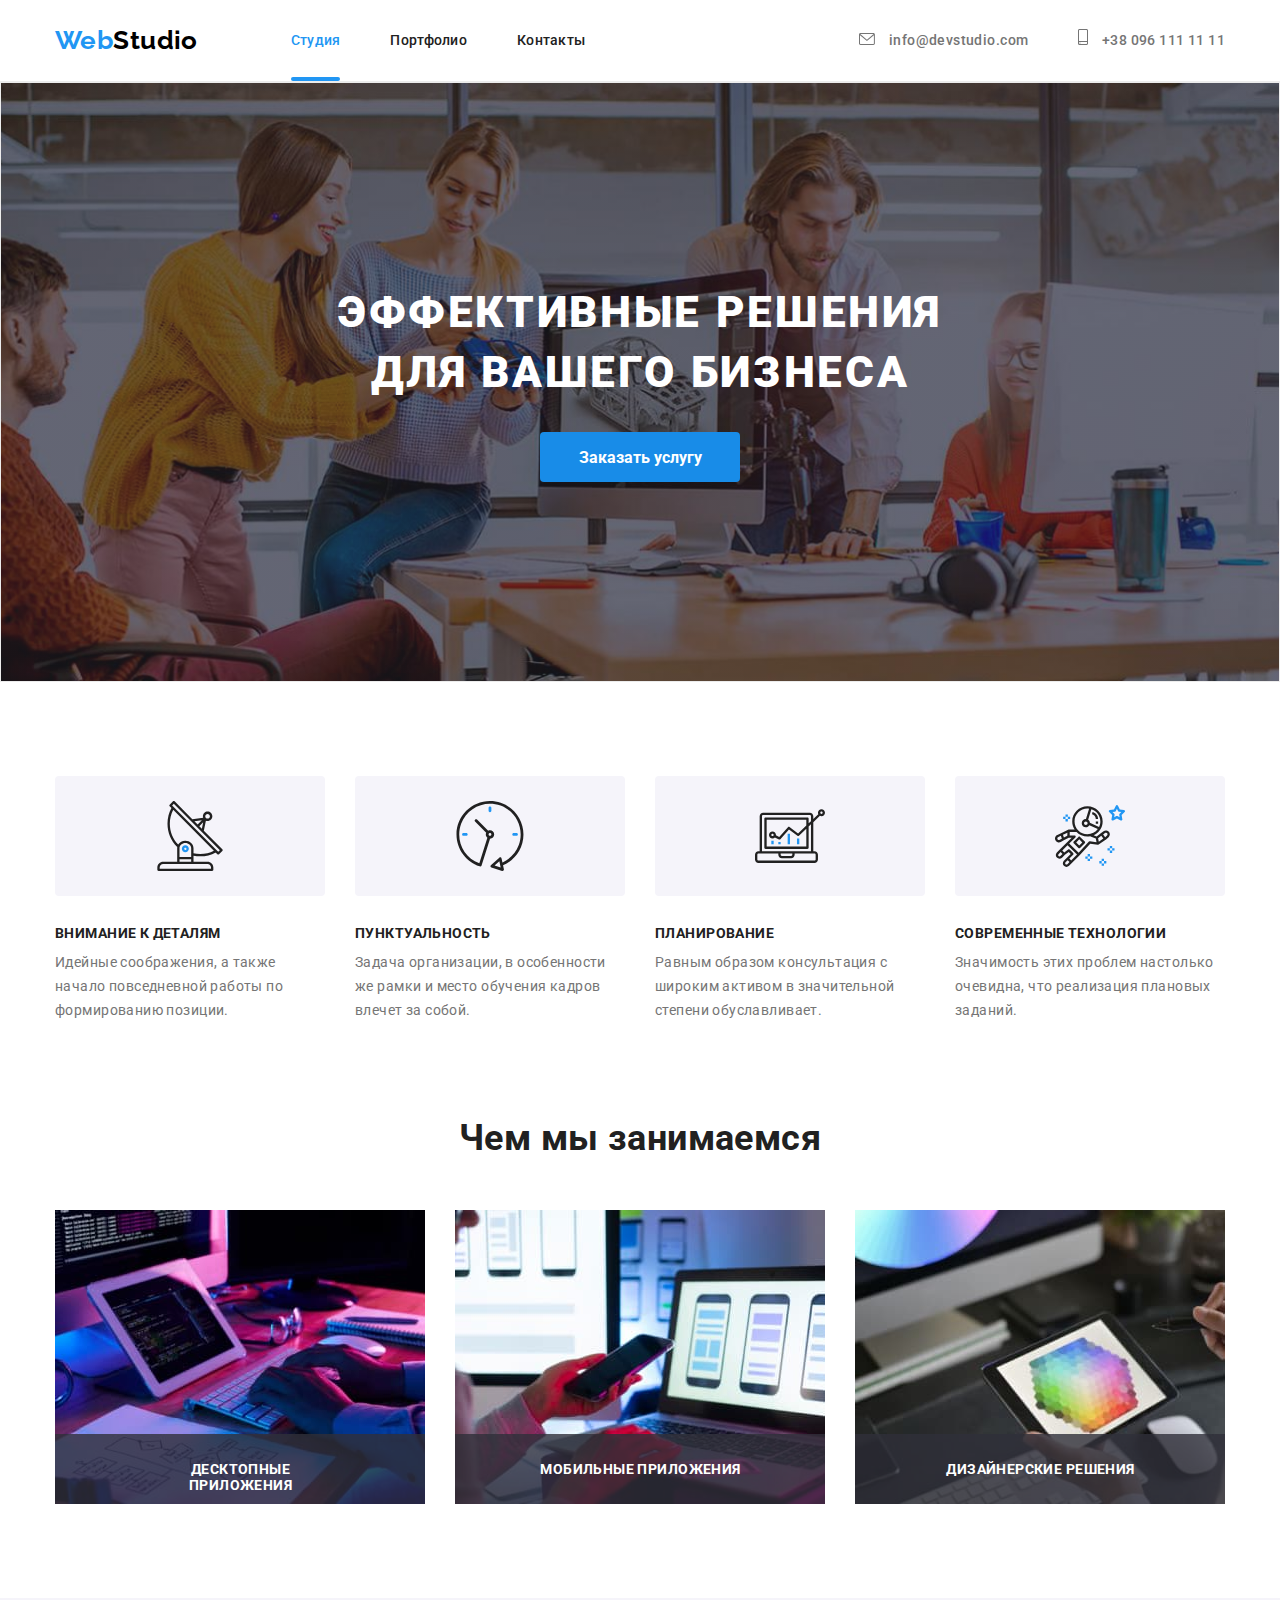
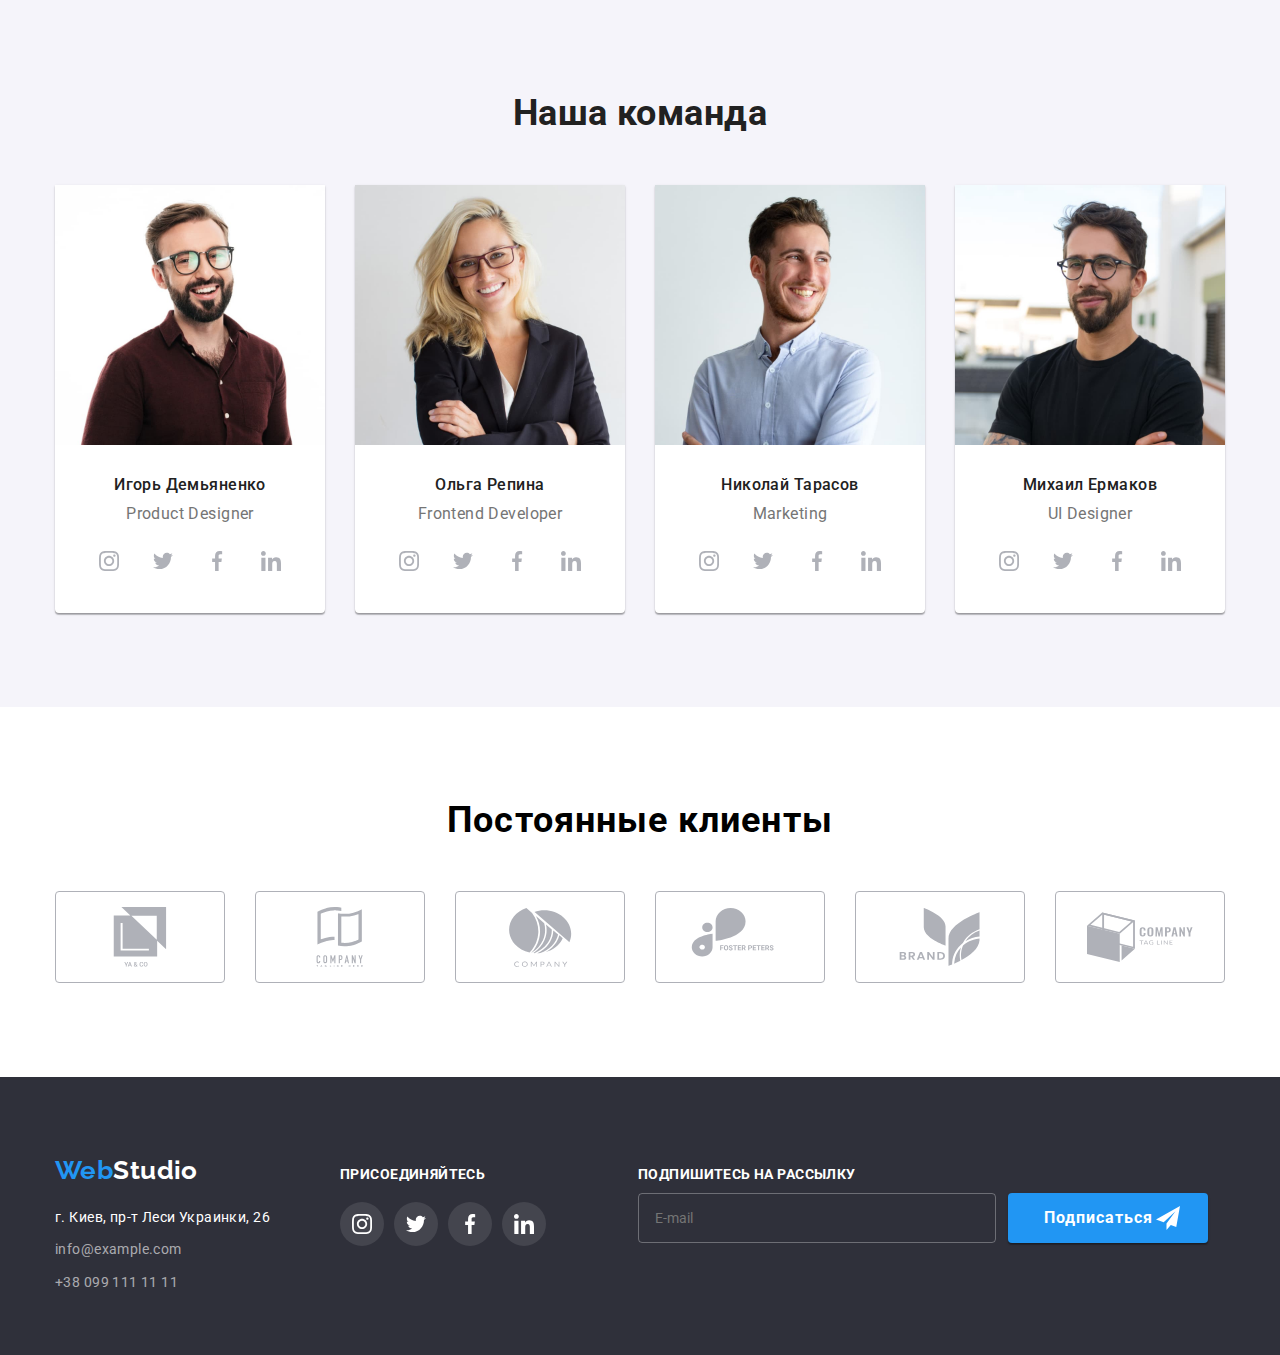
<file: index.html>
<!DOCTYPE html>
<html lang="ru">
  <head>
    <meta charset="UTF-8" />
    <meta http-equiv="X-UA-Compatible" content="IE=edge" />
    <meta name="viewport" content="width=device-width, initial-scale=1.0" />
    <title>WebStudio</title>
    <link href="https://fonts.googleapis.com" rel="preconnect" />
    <link href="https://fonts.gstatic.com" rel="preconnect" crossorigin />
    <link
      href="https://fonts.googleapis.com/css2?family=Raleway:wght@700&family=Roboto:wght@400;500;700;900&display=swap"
      rel="stylesheet"
    />
    <link
      rel="stylesheet"
      href="https://cdnjs.cloudflare.com/ajax/libs/modern-normalize/1.1.0/modern-normalize.min.css"
    />
    <link rel="stylesheet" href="./css/styles.css" />
  </head>
  <body class="body">
    <header class="header">
      <div class="container header-container">
        <nav class="header-navigation">
          <a href="./index.html" class="logo"
            ><span class="web">Web</span>Studio</a
          >
          <ul class="header-list list">
            <li class="header-item">
              <a href="./index.html" class="header-link current">Студия</a>
            </li>
            <li class="header-item">
              <a href="./portfolio.html" class="header-link">Портфолио</a>
            </li>
            <li class="header-item">
              <a href="" class="header-link">Контакты</a>
            </li>
          </ul>
        </nav>
        <ul class="header-contacts list">
          <li class="header-contacts-item">
            <a href="mailto:info@devstudio.com" class="header-contacts-link">
              <svg class="header-contacts-icon" width="16" height="12">
                <use href="./images-studio/icons.svg#icon-mail"></use>
              </svg>
              info@devstudio.com</a
            >
          </li>
          <li class="header-contacts-item">
            <a href="tel:+380961111111" class="header-contacts-link">
              <svg class="header-contacts-icon" width="10" height="16">
                <use href="./images-studio/icons.svg#icon-smartphone"></use>
              </svg>
              +38 096 111 11 11</a
            >
          </li>
        </ul>
      </div>
    </header>

    <main>
      <section class="hero section">
        <div class="container hero-container">
          <h1 class="hero-title">
            Эффективные решения <br />
            для вашего бизнеса
          </h1>
          <button type="button" class="hero-button" data-modal-open>
            Заказать услугу
          </button>
        </div>
      </section>
      <section class="feature section">
        <div class="container feature-container">
          <ul class="feature-list list">
            <li class="feature-item">
              <div class="feature-box">
                <svg class="feature-icon">
                  <use href="./images-studio/icons.svg#icon-antenna"></use>
                </svg>
              </div>
              <h3 class="feature-title">Внимание к деталям</h3>
              <p class="feature-text">
                Идейные соображения, а также начало повседневной работы по
                формированию позиции.
              </p>
            </li>
            <li class="feature-item">
              <div class="feature-box">
                <svg class="feature-icon">
                  <use href="./images-studio/icons.svg#icon-clock"></use>
                </svg>
              </div>
              <h3 class="feature-title">Пунктуальность</h3>
              <p class="feature-text">
                Задача организации, в особенности же рамки и место обучения
                кадров влечет за собой.
              </p>
            </li>
            <li class="feature-item">
              <div class="feature-box">
                <svg class="feature-icon">
                  <use href="./images-studio/icons.svg#icon-diagram"></use>
                </svg>
              </div>
              <h3 class="feature-title">Планирование</h3>
              <p class="feature-text">
                Равным образом консультация с широким активом в значительной
                степени обуславливает.
              </p>
            </li>
            <li class="feature-item">
              <div class="feature-box">
                <svg class="feature-icon">
                  <use href="./images-studio/icons.svg#icon-astronaut"></use>
                </svg>
              </div>
              <h3 class="feature-title">Современные технологии</h3>
              <p class="feature-text">
                Значимость этих проблем настолько очевидна, что реализация
                плановых заданий.
              </p>
            </li>
          </ul>
        </div>
      </section>
      <section class="work section">
        <div class="container work-container">
          <h2 class="work-title">Чем мы занимаемся</h2>
          <ul class="work-list list">
            <li class="work-item">
              <img
                src="./images-studio/photo1.jpg"
                alt="белый планшет"
                width="370"
                height="294"
              />
              <div class="work-mission">
                <h3 class="work-mission-title">Десктопные приложения</h3>
              </div>
            </li>
            <li class="work-item">
              <img
                src="./images-studio/photo2.jpg"
                alt="смартфон"
                width="370"
                height="294"
              />
              <div class="work-mission">
                <h3 class="work-mission-title">Мобильные приложения</h3>
              </div>
            </li>
            <li class="work-item">
              <img
                src="./images-studio/photo3.jpg"
                alt="черный планшет"
                width="370"
                height="294"
              />
              <div class="work-mission">
                <h3 class="work-mission-title">Дизайнерские решения</h3>
              </div>
            </li>
          </ul>
        </div>
      </section>
      <section class="team section">
        <div class="container team-container">
          <h2 class="team-title">Наша команда</h2>
          <ul class="team-list list">
            <li class="team-item">
              <img
                src="./images-studio/human1.jpg"
                alt="дизайнер продукта"
                width="270"
                height="260"
              />
              <div class="team-wrap">
                <h3 class="team-list-title">Игорь Демьяненко</h3>
                <p class="team-list-position">Product Designer</p>
                <ul class="team-social-list list">
                  <li class="team-social-item">
                    <a href="" class="team-social-link">
                      <svg class="team-social-icon" width="20" height="20">
                        <use
                          href="./images-studio/icons.svg#icon-instagram"
                        ></use>
                      </svg>
                    </a>
                  </li>
                  <li class="team-social-item">
                    <a href="" class="team-social-link">
                      <svg class="team-social-icon" width="20" height="20">
                        <use
                          href="./images-studio/icons.svg#icon-twitter"
                        ></use>
                      </svg>
                    </a>
                  </li>
                  <li class="team-social-item">
                    <a href="" class="team-social-link">
                      <svg class="team-social-icon" width="20" height="20">
                        <use
                          href="./images-studio/icons.svg#icon-facebook"
                        ></use>
                      </svg>
                    </a>
                  </li>
                  <li class="team-social-item">
                    <a href="" class="team-social-link">
                      <svg class="team-social-icon" width="20" height="20">
                        <use
                          href="./images-studio/icons.svg#icon-linkedin"
                        ></use>
                      </svg>
                    </a>
                  </li>
                </ul>
              </div>
            </li>
            <li class="team-item">
              <img
                src="./images-studio/human2.jpg"
                alt="фронтенд разработчик"
                width="270"
                height="260"
              />
              <div class="team-wrap">
                <h3 class="team-list-title">Ольга Репина</h3>
                <p class="team-list-position">Frontend Developer</p>
                <ul class="team-social-list list">
                  <li class="team-social-item">
                    <a href="" class="team-social-link">
                      <svg class="team-social-icon" width="20" height="20">
                        <use
                          href="./images-studio/icons.svg#icon-instagram"
                        ></use>
                      </svg>
                    </a>
                  </li>
                  <li class="team-social-item">
                    <a href="" class="team-social-link">
                      <svg class="team-social-icon" width="20" height="20">
                        <use
                          href="./images-studio/icons.svg#icon-twitter"
                        ></use>
                      </svg>
                    </a>
                  </li>
                  <li class="team-social-item">
                    <a href="" class="team-social-link">
                      <svg class="team-social-icon" width="20" height="20">
                        <use
                          href="./images-studio/icons.svg#icon-facebook"
                        ></use>
                      </svg>
                    </a>
                  </li>
                  <li class="team-social-item">
                    <a href="" class="team-social-link">
                      <svg class="team-social-icon" width="20" height="20">
                        <use
                          href="./images-studio/icons.svg#icon-linkedin"
                        ></use>
                      </svg>
                    </a>
                  </li>
                </ul>
              </div>
            </li>
            <li class="team-item">
              <img
                src="./images-studio/human3.jpg"
                alt="маркетинг"
                width="270"
                height="260"
              />
              <div class="team-wrap">
                <h3 class="team-list-title">Николай Тарасов</h3>
                <p class="team-list-position">Marketing</p>
                <ul class="team-social-list list">
                  <li class="team-social-item">
                    <a href="" class="team-social-link">
                      <svg class="team-social-icon" width="20" height="20">
                        <use
                          href="./images-studio/icons.svg#icon-instagram"
                        ></use>
                      </svg>
                    </a>
                  </li>
                  <li class="team-social-item">
                    <a href="" class="team-social-link">
                      <svg class="team-social-icon" width="20" height="20">
                        <use
                          href="./images-studio/icons.svg#icon-twitter"
                        ></use>
                      </svg>
                    </a>
                  </li>
                  <li class="team-social-item">
                    <a href="" class="team-social-link">
                      <svg class="team-social-icon" width="20" height="20">
                        <use
                          href="./images-studio/icons.svg#icon-facebook"
                        ></use>
                      </svg>
                    </a>
                  </li>
                  <li class="team-social-item">
                    <a href="" class="team-social-link">
                      <svg class="team-social-icon" width="20" height="20">
                        <use
                          href="./images-studio/icons.svg#icon-linkedin"
                        ></use>
                      </svg>
                    </a>
                  </li>
                </ul>
              </div>
            </li>
            <li class="team-item">
              <img
                src="./images-studio/human4.jpg"
                alt="уи дизайнер"
                width="270"
                height="260"
              />
              <div class="team-wrap">
                <h3 class="team-list-title">Михаил Ермаков</h3>
                <p class="team-list-position">UI Designer</p>
                <ul class="team-social-list list">
                  <li class="team-social-item">
                    <a href="" class="team-social-link">
                      <svg class="team-social-icon" width="20" height="20">
                        <use
                          href="./images-studio/icons.svg#icon-instagram"
                        ></use>
                      </svg>
                    </a>
                  </li>
                  <li class="team-social-item">
                    <a href="" class="team-social-link">
                      <svg class="team-social-icon" width="20" height="20">
                        <use
                          href="./images-studio/icons.svg#icon-twitter"
                        ></use>
                      </svg>
                    </a>
                  </li>
                  <li class="team-social-item">
                    <a href="" class="team-social-link">
                      <svg class="team-social-icon" width="20" height="20">
                        <use
                          href="./images-studio/icons.svg#icon-facebook"
                        ></use>
                      </svg>
                    </a>
                  </li>
                  <li class="team-social-item">
                    <a href="" class="team-social-link">
                      <svg class="team-social-icon" width="20" height="20">
                        <use
                          href="./images-studio/icons.svg#icon-linkedin"
                        ></use>
                      </svg>
                    </a>
                  </li>
                </ul>
              </div>
            </li>
          </ul>
        </div>
      </section>
      <section class="clients section">
        <div class="container clients-container">
          <h2 class="clients-title">Постоянные клиенты</h2>
          <ul class="clients list">
            <li class="clients-item">
              <a href="" class="clients-link">
                <svg class="clients-icon" width="106" height="60">
                  <use href="./images-studio/icons.svg#icon-group1"></use>
                </svg>
              </a>
            </li>
            <li class="clients-item">
              <a href="" class="clients-link">
                <svg class="clients-icon" width="106" height="60">
                  <use href="./images-studio/icons.svg#icon-group2"></use>
                </svg>
              </a>
            </li>
            <li class="clients-item">
              <a href="" class="clients-link">
                <svg class="clients-icon" width="106" height="60">
                  <use href="./images-studio/icons.svg#icon-group3"></use>
                </svg>
              </a>
            </li>
            <li class="clients-item">
              <a href="" class="clients-link">
                <svg class="clients-icon" width="106" height="60">
                  <use href="./images-studio/icons.svg#icon-group4"></use>
                </svg>
              </a>
            </li>
            <li class="clients-item">
              <a href="" class="clients-link">
                <svg class="clients-icon" width="106" height="60">
                  <use href="./images-studio/icons.svg#icon-group5"></use>
                </svg>
              </a>
            </li>
            <li class="clients-item">
              <a href="" class="clients-link">
                <svg class="clients-icon" width="106" height="60">
                  <use href="./images-studio/icons.svg#icon-group6"></use>
                </svg>
              </a>
            </li>
          </ul>
        </div>
      </section>
    </main>

    <footer class="footer">
      <div class="container footer-container">
        <div>
          <a href="./index.html" class="logo"
            ><span class="web">Web</span>Studio</a
          >
          <address class="footer-nav">
            <p class="footer-address">г. Киев, пр-т Леси Украинки, 26</p>
            <a href="mailto:info@example.com" class="footer-link"
              >info@example.com</a
            >
            <a href="tel:+380991111111" class="footer-link"
              >+38 099 111 11 11</a
            >
          </address>
        </div>
        <div class="footer-social-networks">
          <p class="social-networks-title">Присоединяйтесь</p>
          <ul class="social-networks-list list">
            <li class="social-networks-item">
              <a href="" class="social-networks-link">
                <svg class="social-networks-icon" width="20" height="20">
                  <use href="./images-studio/icons.svg#icon-instagram"></use>
                </svg>
              </a>
            </li>
            <li class="social-networks-item">
              <a href="" class="social-networks-link">
                <svg class="social-networks-icon" width="20" height="20">
                  <use href="./images-studio/icons.svg#icon-twitter"></use>
                </svg>
              </a>
            </li>
            <li class="social-networks-item">
              <a href="" class="social-networks-link">
                <svg class="social-networks-icon" width="20" height="20">
                  <use href="./images-studio/icons.svg#icon-facebook"></use>
                </svg>
              </a>
            </li>
            <li class="social-networks-item">
              <a href="" class="social-networks-link">
                <svg class="social-networks-icon" width="20" height="20">
                  <use href="./images-studio/icons.svg#icon-linkedin"></use>
                </svg>
              </a>
            </li>
          </ul>
        </div>
        <div class="footer-join-container">
          <h3>Подпишитесь на рассылку</h3>
          <div class="footer-join">
            <label class="footer-label">
              <input
                class="footer-join-input"
                type="email"
                name="userEmail"
                placeholder="E-mail"
                required
              />
            </label>
            <button class="footer-join-button button" type="submit">
              Подписаться
            </button>
            <svg class="footer-join-icon" width="24" height="24">
              <use href="./images-studio/icons.svg#icon-send"></use>
            </svg>
          </div>
        </div>
      </div>
    </footer>

    <div class="backdrop is-hidden" data-modal>
      <div class="modal">
        <button class="modal-close-btn" type="button" data-modal-close>
          <svg class="modal-close-icon" width="18" height="18">
            <use href="./images-studio/icons.svg#icon-close-button"></use>
          </svg>
        </button>
        <p class="modal-title">Оставьте свои данные, мы вам перезвоним</p>
        <form
          class="modal-form"
          action="#"
          name="signupForm"
          autocomplete="on"
          novalidate
        >
          <div class="modal-field">
            <label class="modal-label" for="userTel">Имя</label>
            <div class="input-wrap">
              <input
                class="modal-input"
                type="text"
                name="userName"
                id="user_password"
              />
              <svg class="input-icon" width="18" height="18">
                <use href="./images-studio/icons.svg#icon-person-modal"></use>
              </svg>
            </div>
          </div>
          <div class="modal-field">
            <label class="modal-label" for="userTel">Телефон</label>
            <div class="input-wrap">
              <input
                class="modal-input"
                name="userTel"
                id="userTel"
                title="+38(098)999-88-88"
              />
              <svg class="input-icon" width="18" height="18">
                <use href="./images-studio/icons.svg#icon-phone-modal"></use>
              </svg>
            </div>
          </div>
          <div class="modal-field">
            <label class="modal-label" for="userEmail">Почта</label>
            <div class="input-wrap">
              <input
                class="modal-input"
                type="email"
                name="userEmail"
                id="userEmail"
              />
              <svg class="input-icon" width="18" height="18">
                <use href="./images-studio/icons.svg#icon-email-modal"></use>
              </svg>
            </div>
          </div>
          <div class="modal-field">
            <label class="modal-label" for="userText">Комментарий</label>
            <textarea
              class="modal-text"
              name="userText"
              id="userText"
              placeholder="Введите текст"
            ></textarea>
          </div>
          <div class="modal-policy">
            <input
              class="modal-check visually-hidden"
              type="checkbox"
              name="policy"
              id="policy"
            />
            <label class="check-text" for="policy">
              <span
                ><svg class="icon-check" width="16" height="15">
                  <use href="./images-studio/icons.svg#icon-check"></use>
                </svg> </span
              >Соглашаюсь с рассылкой и принимаю &nbsp
              <a class="check-link" href="">Условия договора</a>
            </label>
          </div>
          <button class="submit-btn" type="submit">Отправить</button>
        </form>
      </div>
    </div>
    <script src="./js/modal.js"></script>
  </body>
</html>
</file>
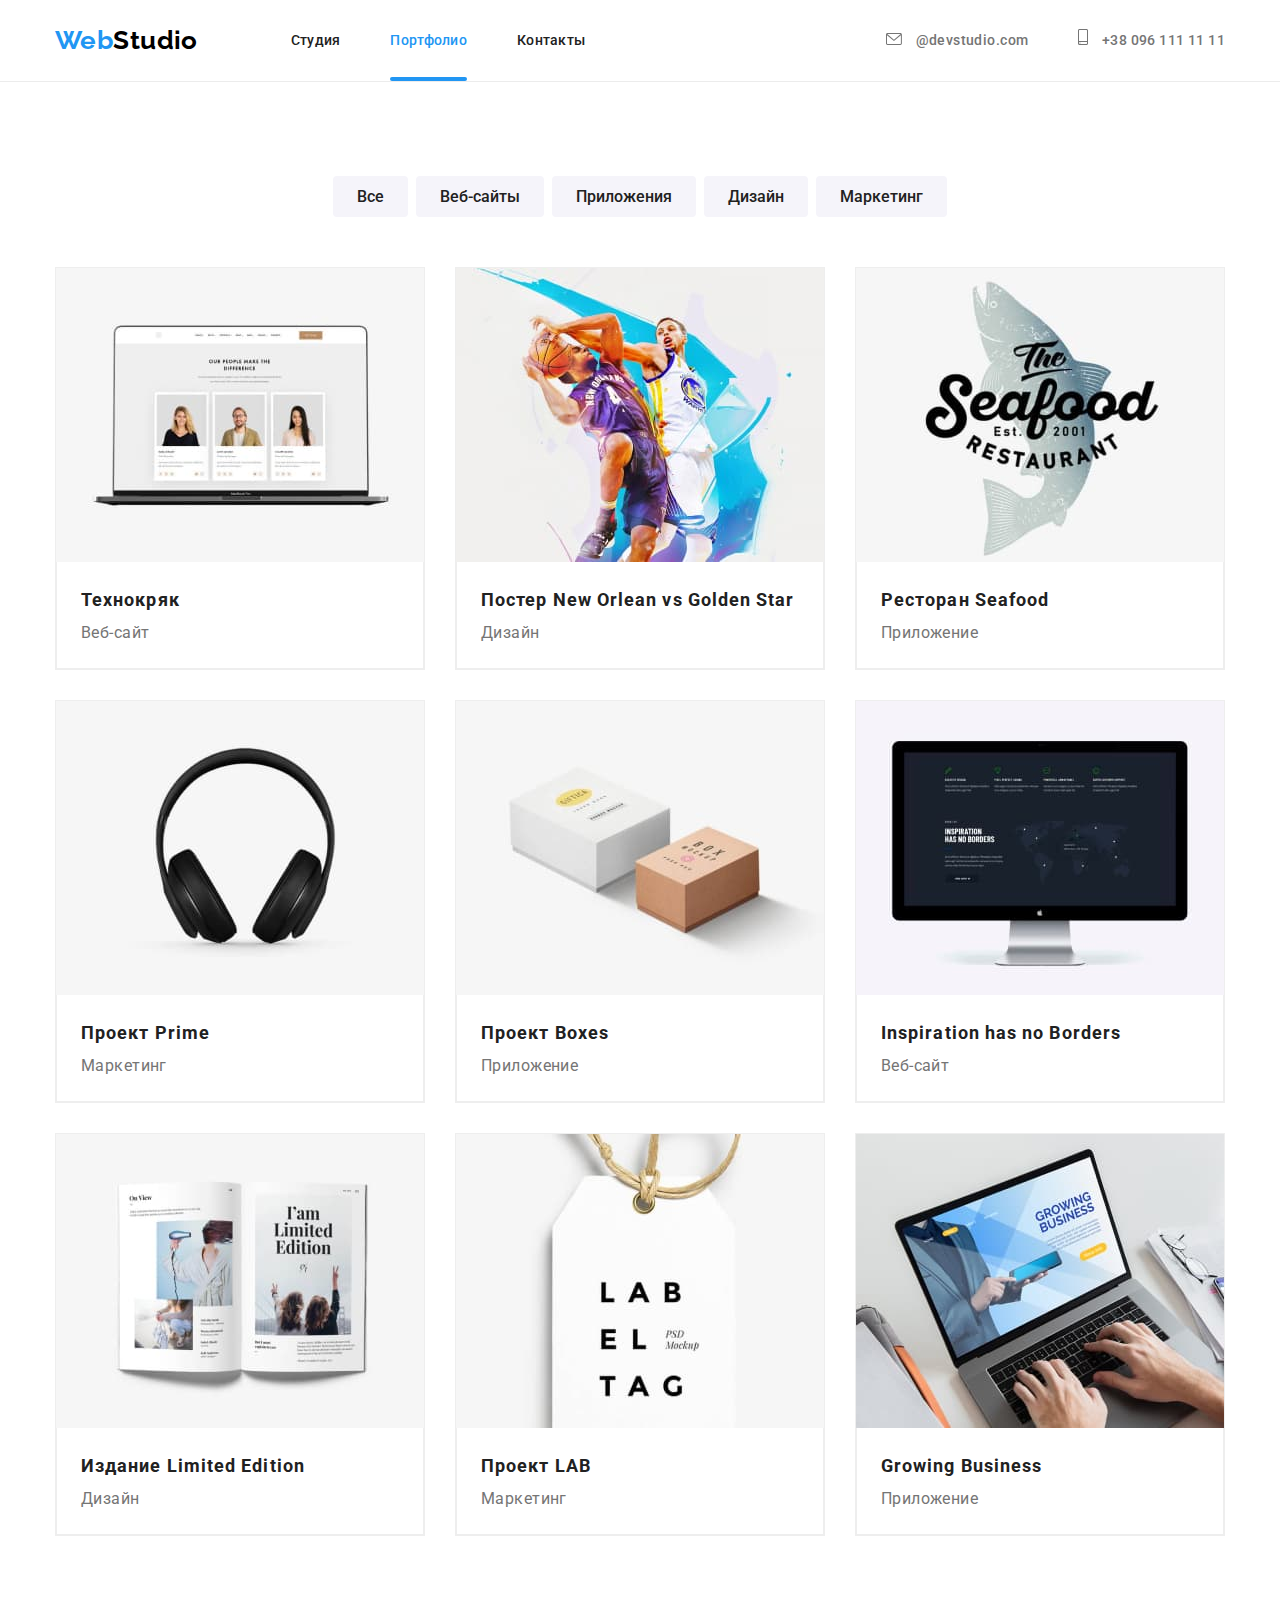
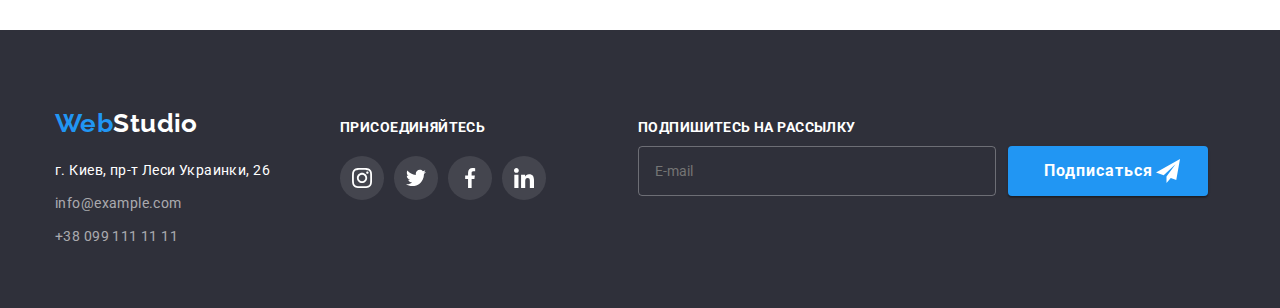
<file: portfolio.html>
<!DOCTYPE html>
<html lang="ru">
  <head>
    <meta charset="UTF-8" />
    <meta http-equiv="X-UA-Compatible" content="IE=edge" />
    <meta name="viewport" content="width=device-width, initial-scale=1.0" />
    <title>WebStudio - Portfolio</title>
    <link href="https://fonts.googleapis.com" rel="preconnect" />
    <link href="https://fonts.gstatic.com" rel="preconnect" crossorigin />
    <link
      href="https://fonts.googleapis.com/css2?family=Raleway:wght@700&family=Roboto:wght@400;500;700;900&display=swap"
      rel="stylesheet"
    />
    <link
      rel="stylesheet"
      href="https://cdnjs.cloudflare.com/ajax/libs/modern-normalize/1.1.0/modern-normalize.min.css"
    />
    <link rel="stylesheet" href="./css/styles.css" />
  </head>
  <body>
    <header class="header">
      <div class="container header-container">
        <nav class="header-navigation">
          <a href="./index.html" class="logo"
            ><span class="web">Web</span>Studio</a
          >
          <ul class="header-list list">
            <li class="header-item">
              <a href="./index.html" class="header-link">Студия</a>
            </li>
            <li class="header-item">
              <a href="./portfolio.html" class="header-link current"
                >Портфолио</a
              >
            </li>
            <li class="header-item">
              <a href="" class="header-link">Контакты</a>
            </li>
          </ul>
        </nav>
        <ul class="header-contacts list">
          <li class="header-contacts-item">
            <a href="mailto:info@devstudio.com" class="header-contacts-link">
              <svg class="header-contacts-icon" width="16" height="12">
                <use href="./images-studio/icons.svg#icon-mail"></use>
              </svg>
              @devstudio.com</a
            >
          </li>
          <li class="header-contacts-item">
            <a href="tel:+380961111111" class="header-contacts-link">
              <svg class="header-contacts-icon" width="10" height="16">
                <use href="./images-studio/icons.svg#icon-smartphone"></use>
              </svg>
              +38 096 111 11 11</a
            >
          </li>
        </ul>
      </div>
    </header>

    <main>
      <section class="menu section">
        <div class="gallery container">
          <ul class="gallery-menu list">
            <li class="gallery-item">
              <button type="button" class="gallery-button">Все</button>
            </li>
            <li class="gallery-item">
              <button type="button" class="gallery-button">Веб-сайты</button>
            </li>
            <li class="gallery-item">
              <button type="button" class="gallery-button">Приложения</button>
            </li>
            <li class="gallery-item">
              <button type="button" class="gallery-button">Дизайн</button>
            </li>
            <li class="gallery-item">
              <button type="button" class="gallery-button">Маркетинг</button>
            </li>
          </ul>
        </div>
        <div class="container projects-container">
          <ul class="projects-list list">
            <li class="projects-item">
              <article class="projects-card">
                <div class="projects-thumb">
                  <img
                    src="./images-porfolio/portfolio1.jpg"
                    alt="Технокряк"
                    width="370"
                    height="294"
                  />
                  <div class="projects-modal">
                    <p>
                      Технокряк это современная площадка распространения
                      коронавируса. Компании используют эту платформу для
                      цифрового шпионажа и атак на защищённые сервера
                      конкурентов.
                    </p>
                  </div>
                </div>
                <div class="projects-wrap">
                  <h2 class="projects-name">Технокряк</h2>
                  <p class="projects-info">Веб-сайт</p>
                </div>
              </article>
            </li>
            <li class="projects-item">
              <article class="projects-card">
                <div class="projects-thumb">
                  <img
                    src="./images-porfolio/portfolio2.jpg"
                    alt="Постер"
                    width="370"
                    height="294"
                  />
                  <div class="projects-modal">
                    <p>
                      Lorem ipsum dolor sit amet consectetur, adipisicing elit.
                      Tempora ducimus non voluptate distinctio! Repellendus qui
                      nesciunt suscipit aliquid?
                    </p>
                  </div>
                </div>
                <div class="projects-wrap">
                  <h2 class="projects-name">
                    Постер New Orlean vs Golden Star
                  </h2>
                  <p class="projects-info">Дизайн</p>
                </div>
              </article>
            </li>
            <li class="projects-item">
              <article class="projects-card">
                <div class="projects-thumb">
                  <img
                    src="./images-porfolio/portfolio3.jpg"
                    alt="Ресторан"
                    width="370"
                    height="294"
                  />
                  <div class="projects-modal">
                    <p>
                      Lorem ipsum dolor sit amet consectetur, adipisicing elit.
                      Tempora ducimus non voluptate distinctio! Repellendus qui
                      nesciunt suscipit aliquid?
                    </p>
                  </div>
                </div>
                <div class="projects-wrap">
                  <h2 class="projects-name">Ресторан Seafood</h2>
                  <p class="projects-info">Приложение</p>
                </div>
              </article>
            </li>
            <li class="projects-item">
              <article class="projects-card">
                <div class="projects-thumb">
                  <img
                    src="./images-porfolio/portfolio4.jpg"
                    alt="Проект Prime"
                    width="370"
                    height="294"
                  />
                  <div class="projects-modal">
                    <p>
                      Lorem ipsum dolor sit amet consectetur, adipisicing elit.
                      Tempora ducimus non voluptate distinctio! Repellendus qui
                      nesciunt suscipit aliquid?
                    </p>
                  </div>
                </div>
                <div class="projects-wrap">
                  <h2 class="projects-name">Проект Prime</h2>
                  <p class="projects-info">Маркетинг</p>
                </div>
              </article>
            </li>
            <li class="projects-item">
              <article class="projects-card">
                <div class="projects-thumb">
                  <img
                    src="./images-porfolio/portfolio5.jpg"
                    alt="Проект Boxes"
                    width="370"
                    height="294"
                  />
                  <div class="projects-modal">
                    <p>
                      Lorem ipsum dolor sit amet consectetur, adipisicing elit.
                      Tempora ducimus non voluptate distinctio! Repellendus qui
                      nesciunt suscipit aliquid?
                    </p>
                  </div>
                </div>
                <div class="projects-wrap">
                  <h2 class="projects-name">Проект Boxes</h2>
                  <p class="projects-info">Приложение</p>
                </div>
              </article>
            </li>
            <li class="projects-item">
              <article class="projects-card">
                <div class="projects-thumb">
                  <img
                    src="./images-porfolio/portfolio6.jpg"
                    alt="Без границ"
                    width="370"
                    height="294"
                  />
                  <div class="projects-modal">
                    <p>
                      Lorem ipsum dolor sit amet consectetur, adipisicing elit.
                      Tempora ducimus non voluptate distinctio! Repellendus qui
                      nesciunt suscipit aliquid?
                    </p>
                  </div>
                </div>
                <div class="projects-wrap">
                  <h2 class="projects-name">Inspiration has no Borders</h2>
                  <p class="projects-info">Веб-сайт</p>
                </div>
              </article>
            </li>
            <li class="projects-item">
              <article class="projects-card">
                <div class="projects-thumb">
                  <img
                    src="./images-porfolio/portfolio7.jpg"
                    alt="Издание"
                    width="370"
                    height="294"
                  />
                  <div class="projects-modal">
                    <p>
                      Lorem ipsum dolor sit amet consectetur, adipisicing elit.
                      Tempora ducimus non voluptate distinctio! Repellendus qui
                      nesciunt suscipit aliquid?
                    </p>
                  </div>
                </div>
                <div class="projects-wrap">
                  <h2 class="projects-name">Издание Limited Edition</h2>
                  <p class="projects-info">Дизайн</p>
                </div>
              </article>
            </li>
            <li class="projects-item">
              <article class="projects-card">
                <div class="projects-thumb">
                  <img
                    src="./images-porfolio/portfolio8.jpg"
                    alt="Проект LAB"
                    width="370"
                    height="294"
                  />
                  <div class="projects-modal">
                    <p>
                      Lorem ipsum dolor sit amet consectetur, adipisicing elit.
                      Tempora ducimus non voluptate distinctio! Repellendus qui
                      nesciunt suscipit aliquid?
                    </p>
                  </div>
                </div>
                <div class="projects-wrap">
                  <h2 class="projects-name">Проект LAB</h2>
                  <p class="projects-info">Маркетинг</p>
                </div>
              </article>
            </li>
            <li class="projects-item">
              <article class="projects-card">
                <div class="projects-thumb">
                  <img
                    src="./images-porfolio/portfolio9.jpg"
                    alt="Бизнес"
                    width="370"
                    height="294"
                  />
                  <div class="projects-modal">
                    <p>
                      Lorem ipsum dolor sit amet consectetur, adipisicing elit.
                      Tempora ducimus non voluptate distinctio! Repellendus qui
                      nesciunt suscipit aliquid?
                    </p>
                  </div>
                </div>
                <div class="projects-wrap">
                  <h2 class="projects-name">Growing Business</h2>
                  <p class="projects-info">Приложение</p>
                </div>
              </article>
            </li>
          </ul>
        </div>
      </section>
    </main>

    <footer class="footer">
      <div class="container footer-container">
        <div>
          <a href="./index.html" class="logo"
            ><span class="web">Web</span>Studio</a
          >
          <address class="footer-nav">
            <p class="footer-address">г. Киев, пр-т Леси Украинки, 26</p>
            <a href="mailto:info@example.com" class="footer-link"
              >info@example.com</a
            >
            <a href="tel:+380991111111" class="footer-link"
              >+38 099 111 11 11</a
            >
          </address>
        </div>
        <div class="footer-social-networks">
          <p class="social-networks-title">Присоединяйтесь</p>
          <ul class="social-networks-list list">
            <li class="social-networks-item">
              <a href="" class="social-networks-link">
                <svg class="social-networks-icon" width="20" height="20">
                  <use href="./images-studio/icons.svg#icon-instagram"></use>
                </svg>
              </a>
            </li>
            <li class="social-networks-item">
              <a href="" class="social-networks-link">
                <svg class="social-networks-icon" width="20" height="20">
                  <use href="./images-studio/icons.svg#icon-twitter"></use>
                </svg>
              </a>
            </li>
            <li class="social-networks-item">
              <a href="" class="social-networks-link">
                <svg class="social-networks-icon" width="20" height="20">
                  <use href="./images-studio/icons.svg#icon-facebook"></use>
                </svg>
              </a>
            </li>
            <li class="social-networks-item">
              <a href="" class="social-networks-link">
                <svg class="social-networks-icon" width="20" height="20">
                  <use href="./images-studio/icons.svg#icon-linkedin"></use>
                </svg>
              </a>
            </li>
          </ul>
        </div>
        <div class="footer-join-container">
          <h3>Подпишитесь на рассылку</h3>
          <div class="footer-join">
            <label class="footer-label">
              <input
                class="footer-join-input"
                type="email"
                name="userEmail"
                placeholder="E-mail"
                required
              />
            </label>
            <button class="footer-join-button button" type="submit">
              Подписаться
            </button>
            <svg class="footer-join-icon" width="24" height="24">
              <use href="./images-studio/icons.svg#icon-send"></use>
            </svg>
          </div>
        </div>
      </div>
    </footer>
  </body>
</html>
</file>
<file: css/styles.css>
:root {
    --primary-text-color: #757575;
    --title-text-color: #212121;
    --accent-color: #2196f3;
    --background-button: #188ce8;
    --white-color: #ffffff;
    --background-color: #e5e5e5;
    --hero-background-color: #2f303a;
    --second-accent-color: #000000;
    --grid-background: #f5f4fa;
    --icon-color: #AFB1B8;
}

html {
    box-sizing: border-box;
}

*,
*::after,
*::before {
    box-sizing: inherit;
}

body {
    background-color: var(--title-color);
    color: var(--primary-text-color);
    font-family: Roboto, sans-serif;
    letter-spacing: 0.03em;
    font-weight: 400;
    font-size: 14px;
    line-height: 1.7;
}

img {
    display: block;
}

.container {
    width: 1200px;
    margin-left: auto;
    margin-right: auto;
    padding-left: 15px;
    padding-right: 15px;
}

.list {
    list-style: none;
    padding: 0;
    margin: 0;
}

h1,
h2,
h3,
p,
ul {
    margin-top: 0;
    margin-bottom: 0;
}

.section {
    padding: 94px 0px;
}

/* -------------------HEADER------------------- */

.header-container {
    display: flex;
    justify-content: space-between;
}

.header {
    /* padding-top: 25px;
    padding-bottom: 25px; */
    border-bottom: 1px solid #ECECEC;
}

.header-navigation {
    display: flex;
    align-items: center;
}

.header-list {
    display: flex;
    justify-content: space-between;
    margin-left: 93px;
}

.header .logo {
    color: var(--second-accent-color);
    font-family: Raleway;
    font-weight: 700;
    font-size: 26px;
    line-height: 1.2;
    text-decoration: none;
}

.header .logo:hover {
    color: var(--accent-color);
}

.web {
    color: var(--accent-color);
}

.header-item,
.header-contacts-item {
    margin-right: 50px;
}

.header-item:last-child,
.header-contacts-item:last-child {
    margin-right: 0;
}

.header-link {
    display: block;
    color: var(--primary-text-color);
    font-weight: 500;
    font-size: 14px;
    line-height: 1.14;
    letter-spacing: 0.02em;
    text-decoration: none;
    padding-top: 32px;
    padding-bottom: 32px;
    position: relative;
    transition: color 250ms cubic-bezier(0.4, 0, 0.2, 1);
}

.header-link,
.header-contacts-link,
.header-link.current {
    color: var(--title-text-color);
    font-weight: 500;
    font-size: 14px;
    line-height: 1.2;
    text-decoration: none;
}

.header-link:hover,
.header-link:focus,
.header-contacts-link:hover,
.header-contacts-link:focus {
    color: var(--accent-color);
}

.header-link.current {
    color: var(--accent-color);
}

.header-link.current::after{
    content: '';
    width: 100%;
    height: 4px;
    border-radius: 2px;
    background-color: var(--accent-color);
    position: absolute;
    left: 0;
    bottom: 0;
}

.header-contacts {
    display: flex;
    /* justify-content: baseline; */
    margin-left: auto;
    align-items: center;
}

.header-contacts-link {
    color: var(--primary-text-color);
    text-decoration: none;
    transition: color 250ms cubic-bezier(0.4, 0, 0.2, 1);
}

.header-contacts-icon {
    fill: currentColor;
    margin-right: 10px;
}

.hero {
    display: flex;
    padding-top: 0;
    text-align: center;
    padding-top: 200px;
    padding-bottom: 200px;
    border: 1px solid #ECECEC;
}

.hero.section {
    margin-left: auto;
    margin-right: auto;
    max-width: 1600px;
    height: 600px;
    background-color: var(--hero-background-color);
    background-image: linear-gradient(rgba(47, 48, 58, 0.4),
            rgba(47, 48, 58, 0.4)), url(../images-studio/header-bg.jpg);
    background-repeat: no-repeat;
    background-size: cover;
    background-position: center;
}

.hero-title {
    color: var(--white-color);
    font-weight: 900;
    font-size: 44px;
    line-height: 1.36;
    text-align: center;
    letter-spacing: 0.06em;
    margin-top: 0;
    margin-bottom: 30px;
    text-transform: uppercase;
}

.hero-button {
    display: inline-block;
    border-radius: 4px;
    border: 4px transparent;
    color: var(--white-color);
    background-color: var(--background-button);
    min-width: 200px;
    height: 50px;
    font-family: inherit;
    font-weight: 700;
    font-size: 16px;
    line-height: 1.87;
    cursor: pointer;
    transition: color 250ms cubic-bezier(0.4, 0, 0.2, 1),
    background-color 250ms cubic-bezier(0.4, 0, 0.2, 1);
}

.hero-button:hover,
.hero-button:focus {
    color: var(--accent-color);
    background-color: var(--white-color);
}

.feature-list {
    display: flex;
    flex-direction: row;
    flex-wrap: nowrap;
}

.feature-item {
    width: 270px;
    margin-right: 30px;
}

.feature-title {
    color: var(--title-text-color);
    font-weight: 700;
    font-size: 14px;
    line-height: 1.1;
    text-transform: uppercase;
    margin-bottom: 10px;
}

.feature-text {
    color: var(--text-color);
    font-size: 14px;
    line-height: 1.7;
}

.feature-box {
    margin-bottom: 30px;
    height: 120px;
    display: flex;
    justify-content: center;
    align-items: center;
    background: #F5F4FA;
    border-radius: 4px;
}

.feature-icon {
    width: 70px;
    height: 70px;
}

.work {
    padding-top: 0px;
}

.work-list {
    display: flex;
    justify-content: space-between;
}

.work-item{
    position: relative;
}

.work-mission{
    display: block;
    position: absolute;
    background-color: rgba(47, 48, 58, 0.8);
    height: 70px;
    width: 370px;
    top: 50%;
    left: 50%;
    transform: translate(-50%, 110%);
}

.work-mission-title{
    font-style: normal;
    font-weight: 700;
    font-size: 14px;
    line-height: 16px;
    text-align: center;
    letter-spacing: 0.03em;
    text-transform: uppercase;
    color: #ffffff;
    align-items: center;
    padding: 27px 82px 27px 83px;
}

.work-title,
.team-title {
    color: var(--title-text-color);
    font-weight: 700;
    font-size: 36px;
    line-height: 1.2;
    text-align: center;
    margin-bottom: 50px;
}

.team {
    display: flex;
    padding-top: 94px;
    padding-bottom: 94px;
    background-color: #F5F4FA;
    margin-bottom: 0;
}

.team-item {
    background-color: var(--white-color);
    margin-right: 30px;
    border-radius: 0px 0px 4px 4px;
    box-shadow: 0px 1px 3px rgba(0, 0, 0, 0.12),
        0px 1px 1px rgba(0, 0, 0, 0.14),
        0px 2px 1px rgba(0, 0, 0, 0.2);
}

.team-item:last-child {
    margin-right: 0;
}

.team-list {
    display: flex;
}

.team-wrap {
    border-radius: 0px 0px 4px 4px;
    padding-top: 30px;
    padding-bottom: 30px;
}

.team-list-title {
    color: var(--title-text-color);
    font-weight: 500;
    font-size: 16px;
    line-height: 1.19;
    text-align: center;
    margin-bottom: 10px;
}

.team-list-position {
    color: var(--text-color);
    font-size: 16px;
    line-height: 1.19;
    text-align: center;
    margin-bottom: 16px;
}

.team-item {
    margin-right: 30px;
}

.feature-item:last-child,
.work-item:last-child,
.team-item:last-child {
    margin-right: 0;
}

.team-social-list {
    display: flex;
    list-style: none;
    align-items: center;
    padding-left: 32px;
}

.team-social-item+.team-social-item {
    margin-left: 10px;
}

.team-social-link {
    width: 44px;
    height: 44px;
    background-color: #FFFFFF;
    border-radius: 50%;
    display: flex;
    justify-content: center;
    align-items: center;
    color: var(--icon-color);
    transition: background-color 250ms cubic-bezier(0.4, 0, 0.2, 1),
    color 250ms cubic-bezier(0.4, 0, 0.2, 1);
}

.team-social-link:hover,
.team-social-link:focus {
    background-color: #2196F3;
    color: #FFFFFF;
}

.team-social-icon {
    fill: currentColor;
}

/*------------------CLIENTS----------------------------- */

.clients-title {
    text-align: center;
    margin-bottom: 50px;
    font-weight: 700;
    font-size: 36px;
    line-height: 1.1;
    letter-spacing: 0.03em;
    color: var(--second-accent-color);
}

.clients .list {
    display: flex;
}

.clients-item {
    margin-right: 30px;
}

.clients-link {
    display: flex;
    justify-content: center;
    align-items: center;
    width: 170px;
    height: 92px;
    border: 1px solid #AFB1B8;
    border-radius: 4px;
    fill: #AFB1B8;
    transition: border 250ms cubic-bezier(0.4, 0, 0.2, 1),
    color 250ms cubic-bezier(0.4, 0, 0.2, 1);
}

.clients-link:hover,
.clients-link:focus {
    border: 1px solid var(--accent-color);
    border-radius: 4px;
}

.clients-item:last-child {
    margin-right: 0;
}

.clients-icon{
    /* fill: #afb1b8; */
    transition: fill 250ms cubic-bezier(0.4, 0, 0.2, 1);
}

.clients-link:hover,
.clients-link:focus,
.clients-icon:hover,
.clients-icon:focus {
    fill: var(--accent-color);
    border-color: var(--accent-color);
}

/*------------------------FOOTER---------------------*/

.footer-container {
    display: flex;
    align-items: baseline;
}

.footer {
    background-color: var(--hero-background-color);
    padding-top: 60px;
    padding-bottom: 60px;
}

.footer .logo {
    color: var(--white-color);
    margin-bottom: 20px;
    display: flex;
    font-family: Raleway;
    text-decoration: none;
    font-weight: 700;
    font-size: 26px;
    line-height: 1.19;
}

.footer .logo:hover {
    color: var(--accent-color);
}

.footer-address,
.footer-link {
    color: var(--white-color);
    font-style: normal;
    font-size: 14px;
    line-height: 1.7;
}

.footer-link {
    color: rgba(255, 255, 255, 0.6);
    display: block;
    text-decoration: none;
}

.footer-link:hover,
.footer-link:focus {
    color: var(--accent-color);
}

.footer-address,
.footer-link:first-of-type {
    margin-bottom: 9px;
}

.footer-social-networks {
    margin-left: 70px;
}

.social-networks-title {
    color: var(--white-color);
    font-weight: 700;
    font-size: 14px;
    line-height: 1.1;
    text-transform: uppercase;
}

.social-networks-list {
    display: flex;
    width: 205px;
    margin-top: 20px;
    padding: 0px;
}

.social-networks-item:not(:last-child) {
    margin-right: 10px;
}

.social-networks-list:hover {
    border-color: var(--accent-color);
}

.social-networks-link {
    display: flex;
    width: 44px;
    height: 44px;
    justify-content: center;
    align-items: center;
    background-color: rgba(255, 255, 255, 0.1);
    border-radius: 50%;
    transition: 250ms cubic-bezier(0.4, 0, 0.2, 1);
}

.social-networks-link:hover,
.social-networks-link:focus {
    background-color: var(--accent-color);
}

.social-networks-icon {
    fill: var(--white-color);
}

.social-networks-icon:hover,
.social-networks-icon:focus {
    background-color: var(--accent-color);
}

.footer-join-container {
    align-items: baseline;
    margin-left: 93px;
    width: 570px;
    height: 86px;
}

.footer-join-container h3 {
    color: #ffffff;
    font-weight: 700;
    font-size: 14px;
    line-height: 1.14;
    letter-spacing: 0.03em;
    text-transform: uppercase;
    margin-top: 30px;
    margin-bottom: 10px;
}

.footer-join {
    position: relative;
    display: flex;
    align-items: center;
}

.footer-join-button {
    display: block;
    font-weight: 700;
    font-size: 16px;
    line-height: 1.87;
    letter-spacing: 0.06em;
    align-items: center;
    text-align: center;
    color: #ffffff;
    background-color: var(--accent-color);
    padding: 10px 56px 10px 36px;
    min-width: 200px;
    justify-content: center;
    border-radius: 4px;
    border: none;
    box-shadow: 0px 1px 3px rgba(0, 0, 0, 0.12), 0px 1px 1px rgba(0, 0, 0, 0.14),
        0px 2px 1px rgba(0, 0, 0, 0.2);
    transition: background-color 250ms cubic-bezier(0.4, 0, 0.2, 1),
        color 250ms cubic-bezier(0.4, 0, 0.2, 1);
}

.footer-join-button:hover,
.footer-join-button:focus {
    color: var(--accent-color);
    background-color: var(--title-text-color);
}

.footer-join-input {
    width: 358px;
    height: 50px;
    margin-right: 12px;
    background-color: transparent;
    border: 1px solid rgba(255, 255, 255, 0.3);
    box-sizing: border-box;
    border-radius: 4px;
    font-size: 14px;
    outline: none;
    padding-left: 16px;
    color: #ffffff;
}

.footer-join-icon {
    position: absolute;
    right: 28px;
    top: 50%;
    transform: translateY(-50%);
    margin-left: 10px;
    fill: #ffffff;
}

/* ----------------------MODAL---------------- */

.backdrop {
    position: fixed;
    height: 100vh;
    width: 100vw;
    top: 0;
    left: 50%;
    display: flex;
    align-items: center;
    justify-content: center;
    transform: translateX(-50%);
    background-color: rgba(0, 0, 0, 0.2);
    transition: opacity 250ms cubic-bezier(0.4, 0, 0.2, 1);
}

.backdrop.is-hidden {
    opacity: 0;
    visibility: hidden;
    pointer-events: none;
}

.modal {
    position: absolute;
    top: 50%;
    left: 50%;
    transform: translate(-50%, -50%);
    min-height: 581px;
    width: 528px;
    background: #ffffff;
    box-shadow: 0px 1px 3px rgba(0, 0, 0, 0.12), 0px 1px 1px rgba(0, 0, 0, 0.14),
        0px 2px 1px rgba(0, 0, 0, 0.2);
    border-radius: 4px;
    transition: 250ms cubic-bezier(0.4, 0, 0.2, 1);
    padding: 40px;
}

.modal-close-btn {
    position: absolute;
    top: 8px;
    right: 8px;
    padding: 4px 3px 3px 3px;
    width: 30px;
    height: 30px;
    background-color: transparent;
    border: 1px solid rgba(0, 0, 0, 0.1);
    cursor: pointer;
    border-radius: 50%;
    justify-content: center;
    text-align: center;
    transition: fill 250ms cubic-bezier(0.4, 0, 0.2, 1);
}

.modal-close-btn:hover {
    fill: var(--accent-color);
}

.modal-close-icon{
    position: absolute;
    left: 17.22%;
    right: 16.67%;
    top: 20.67%;
    bottom: 22.22%;
    color: #000;
    transition: fill 250ms cubic-bezier(0.4, 0, 0.2, 1);
}

.modal-title {
    font-style: normal;
    font-weight: 700;
    font-size: 20px;
    line-height: 23px;
    text-align: center;
    letter-spacing: 0.03em;
    color: var(--title-text-color);
    margin-bottom: 20px;
}

.input-wrap {
    position: relative;
}

.input-icon {
    position: absolute;
    left: 12px;
    top: 50%;
    transform: translateY(-50%);
    transition: color 250ms cubic-bezier(0.4, 0, 0.2, 1);
}

.modal-input {
    width: 100%;
    height: 40px;
    border: 1px solid rgba(33, 33, 33, 0.2);
    padding-left: 25px;
    border-radius: 4px;
    padding: 10px;
    padding-left: 42px;
    color: var(--accent-color);
    font-size: 14px;
    outline: none;
    transition: border 250ms cubic-bezier(0.4, 0, 0.2, 1);
}

.modal-input:focus {
    border-color: var(--accent-color);
}

.modal-input:focus+.input-icon {
    fill: var(--accent-color);
}

.modal-field {
    margin-bottom: 10px;
}

.modal-label {
    font-style: normal;
    font-weight: 400;
    font-size: 12px;
    line-height: 1.17;
    letter-spacing: 0.01em;
    display: block;
    position: relative;
    margin-bottom: 4px;
    color: var(--primary-text-color);
}

.modal-text {
    width: 100%;
    height: 120px;
    border: 1px solid rgba(33, 33, 33, 0.2);
    box-sizing: border-box;
    border-radius: 4px;
    padding: 10px;
    color: var(--accent-color);
    font-size: 14px;
    outline: none;
    resize: none;
    transition: border 250ms cubic-bezier(0.4, 0, 0.2, 1);
}

.modal-text:focus {
    border-color: var(--accent-color);
}

.check-text {
    display: flex;
    font-style: normal;
    font-weight: normal;
    font-size: 14px;
    line-height: 1.71;
    letter-spacing: 0.03em;
    color: var(--primary-text-color);
    transition: background-color 250ms cubic-bezier(0.4, 0, 0.2, 1),
    border 250ms cubic-bezier(0.4, 0, 0.2, 1);
}

.check-text span {
    width: 16px;
    height: 15px;
    border: 2px solid var(--title-text-color);
    border-radius: 2px;
    margin-right: 5px;
    display: flex;
    align-items: center;
    justify-content: center;
}

/* .modal-check:checked + .check-text svg {
    fill: var(--white-color);
    background-color: var(--accent-color);
} */

.modal-check:checked + .check-text span {
    background-color: var(--accent-color);
    border-color: transparent;
}

.icon-check {
    fill: transparent;
}

.modal-check.visually-hidden {
    visibility: hidden;
    position: absolute;
}
.modal-policy {
    display: flex;
}

.check-link {
    font-style: normal;
    font-weight: 400;
    font-size: 14px;
    line-height: 1.71;
    letter-spacing: 0.03em;
    text-decoration-line: underline;
    color: var(--accent-color);
}

.submit-btn {
    display: block;
    font-weight: 700;
    font-size: 16px;
    line-height: 1.87;
    letter-spacing: 0.06em;
    align-items: center;
    display: block;
    text-align: center;
    color: #ffffff;
    background-color: var(--accent-color);
    padding: 10px 56px;
    min-width: 200px;
    margin-top: 30px;
    margin-left: 124px;
    margin-right: 124px;
    justify-content: center;
    border-radius: 4px;
    border: none;
    box-shadow: 0px 1px 3px rgba(0, 0, 0, 0.12), 0px 1px 1px rgba(0, 0, 0, 0.14),
        0px 2px 1px rgba(0, 0, 0, 0.2);
    transition: color 250ms cubic-bezier(0.4, 0, 0.2, 1),
        background-color 250ms cubic-bezier(0.4, 0, 0.2, 1);
}

.submit-btn:hover,
.submit-btn:focus {
    color: var(--accent-color);
    background-color: #ffffff;
}



/*-------------PORTFOLIO----------------*/

.gallery-menu {
    display: flex;
    justify-content: center;
    margin-bottom: 50px;
}

.gallery-item {
    margin-right: 8px;
}

.gallery-button {
    color: var(--title-text-color);
    background-color: var(--grid-background);
    font-family: inherit;
    font-weight: 500;
    font-size: 16px;
    line-height: 1.6;
    padding: 6px 22px;
    border-radius: 4px;
    border-color: transparent;
    min-height: 38px;
    cursor: pointer;
    transition: color 250ms cubic-bezier(0.4, 0, 0.2, 1),
    background-color 250ms cubic-bezier(0.4, 0, 0.2, 1);
}

.gallery-item:last-child {
    margin-right: 0px;
}

.gallery-button:hover,
.gallery-button:focus {
    color: var(--white-color);
    background-color: var(--accent-color);
    box-shadow: 0px 4px 4px rgba(0, 0, 0, 0.25);
}

.projects-container {
    display: flex;
    flex-wrap: wrap;
}

.projects-list .projects-wrap{
    padding: 20px 24px;
}

.projects-wrap {
    padding: 30px 30px 16px 30px;
    border: 1px solid #EEEEEE;
    border-top: 0px;
}

.projects-thumb{
    position: relative;
    overflow: hidden;
}

.projects-card:hover .projects-modal{
    opacity: 1;
}

.projects-card:hover .projects-modal {
    transform: translateY(0%);
}

.projects-modal{
    display: block;
    position: absolute;
    top: 0;
    padding: 63px 24px;
    background-color: rgba(33, 150, 243, 0.9);
    width: 100%;
    height: 100%;
    opacity: 0;
    transition: transform 250ms cubic-bezier(0.4, 0, 0.2, 1),
    opacity 250ms cubic-bezier(0.4, 0, 0.2, 1);
    transform: translateY(100%);
}

.projects-modal p{
    font-style: normal;
    font-weight: 400;
    font-size: 18px;
    line-height: 1.56;
    letter-spacing: 0.03em;
    color: #ffffff;
    transform: translateY(0%);
}

.projects-list {
    display: flex;
    flex-wrap: wrap;
}

.projects-item {
    width: 370px;
    font-size: 16px;
    line-height: 1.8;
    margin-right: 30px;
    margin-bottom: 30px;
    width: 370px;
    width: calc((100% - 2 * 30px) / 3);
}

.projects-item:hover,
.projects-item:focus {
    box-shadow: 0px 1px 1px rgba(0, 0, 0, 0.12),
        0px 4px 4px rgba(0, 0, 0, 0.06),
        1px 4px 6px rgba(0, 0, 0, 0.16);
}

.projects-item:nth-child(3n) {
    margin-right: 0;
}

.projects-item:nth-last-child(-n + 3) {
    margin-bottom: 0;
}

.projects-card {
    border: 1px solid #eeeeee;
    background-color: #ffffff;
}

.projects-name {
    color: var(--title-text-color);
    font-weight: 700;
    font-size: 18px;
    line-height: 2;
    letter-spacing: 0.06em;
}

.projects-info {
    color: var(--text-color);
    font-size: 16px;
    line-height: 1.87;
}
</file>
